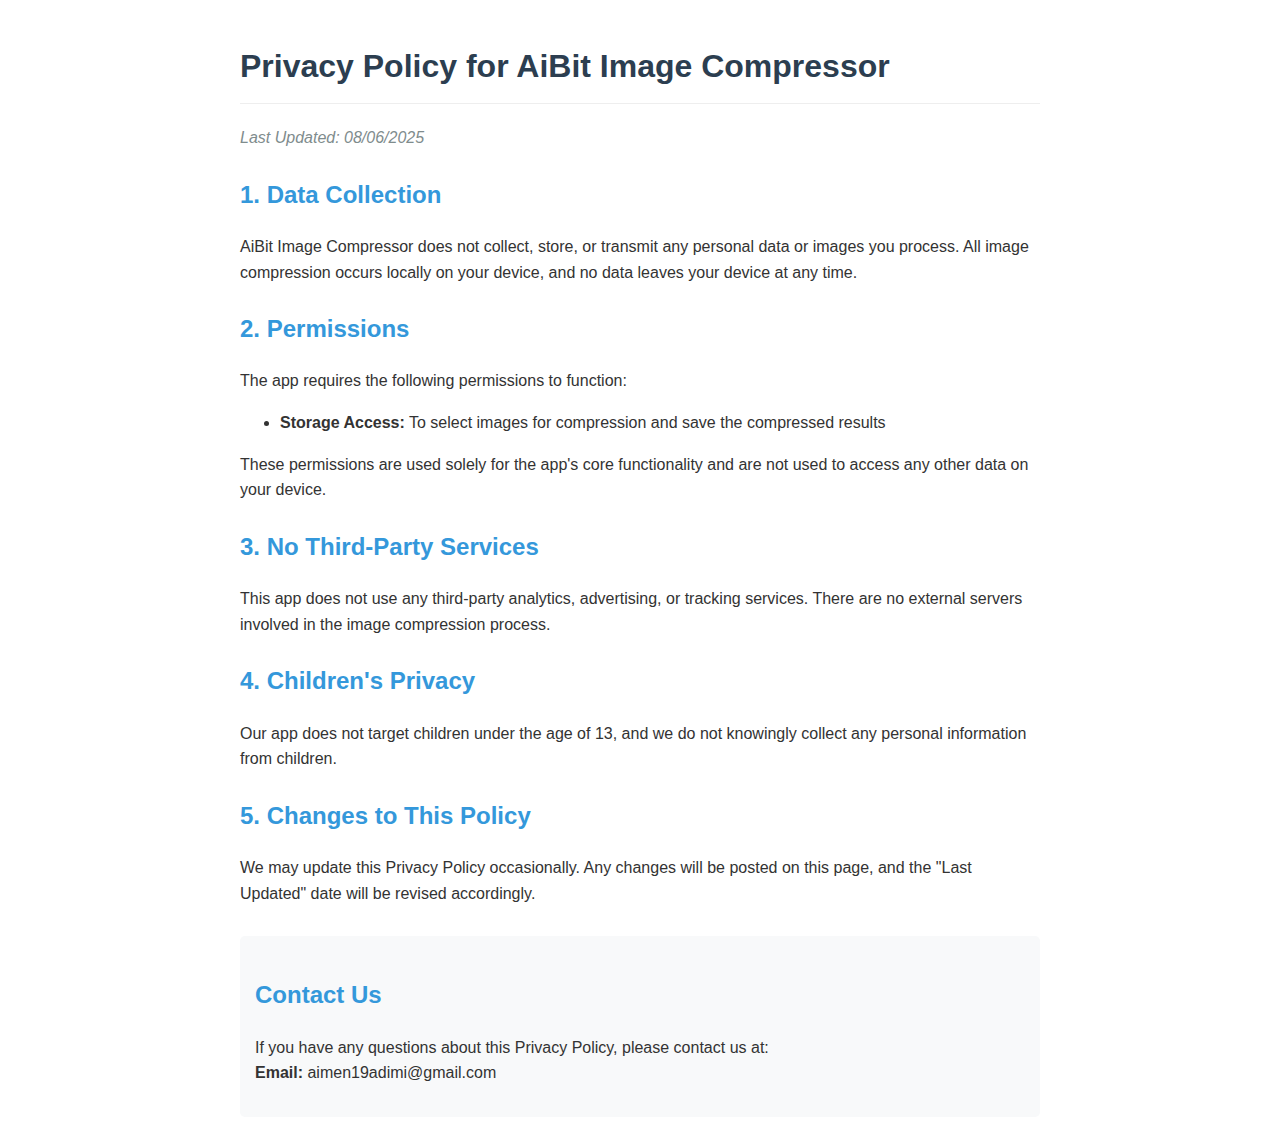
<file: image-compressor-privacy-policy.html>
<!DOCTYPE html>
<html lang="en">
<head>
    <meta charset="UTF-8">
    <meta name="viewport" content="width=device-width, initial-scale=1.0">
    <title>Privacy Policy - AiBit Image Compressor</title>
    <style>
        body {
            font-family: Arial, sans-serif;
            line-height: 1.6;
            max-width: 800px;
            margin: 0 auto;
            padding: 20px;
            color: #333;
        }
        h1 {
            color: #2c3e50;
            border-bottom: 1px solid #eee;
            padding-bottom: 10px;
        }
        h2 {
            color: #3498db;
            margin-top: 25px;
        }
        .last-updated {
            font-style: italic;
            color: #7f8c8d;
        }
        .contact {
            background-color: #f8f9fa;
            padding: 15px;
            border-radius: 5px;
            margin-top: 30px;
        }
    </style>
</head>
<body>
    <h1>Privacy Policy for AiBit Image Compressor</h1>
    <p class="last-updated">Last Updated: 08/06/2025</p>

    <h2>1. Data Collection</h2>
    <p>
         AiBit Image Compressor does not collect, store, or transmit any personal data or images you process. 
        All image compression occurs locally on your device, and no data leaves your device at any time.
    </p>

    <h2>2. Permissions</h2>
    <p>
        The app requires the following permissions to function:
    </p>
    <ul>
        <li><strong>Storage Access:</strong> To select images for compression and save the compressed results</li>
        <!--<li><strong>Camera (if applicable):</strong> Only if you choose to take new photos directly in the app</li>-->
    </ul>
    <p>
        These permissions are used solely for the app's core functionality and are not used to access any other data on your device.
    </p>

    <h2>3. No Third-Party Services</h2>
    <p>
        This app does not use any third-party analytics, advertising, or tracking services. 
        There are no external servers involved in the image compression process.
    </p>

    <h2>4. Children's Privacy</h2>
    <p>
        Our app does not target children under the age of 13, and we do not knowingly collect any personal information from children.
    </p>

    <h2>5. Changes to This Policy</h2>
    <p>
        We may update this Privacy Policy occasionally. Any changes will be posted on this page, 
        and the "Last Updated" date will be revised accordingly.
    </p>

    <div class="contact">
        <h2>Contact Us</h2>
        <p>
            If you have any questions about this Privacy Policy, please contact us at:<br>
            <strong>Email:</strong> aimen19adimi@gmail.com
        </p>
    </div>
</body>
</html>
</file>
